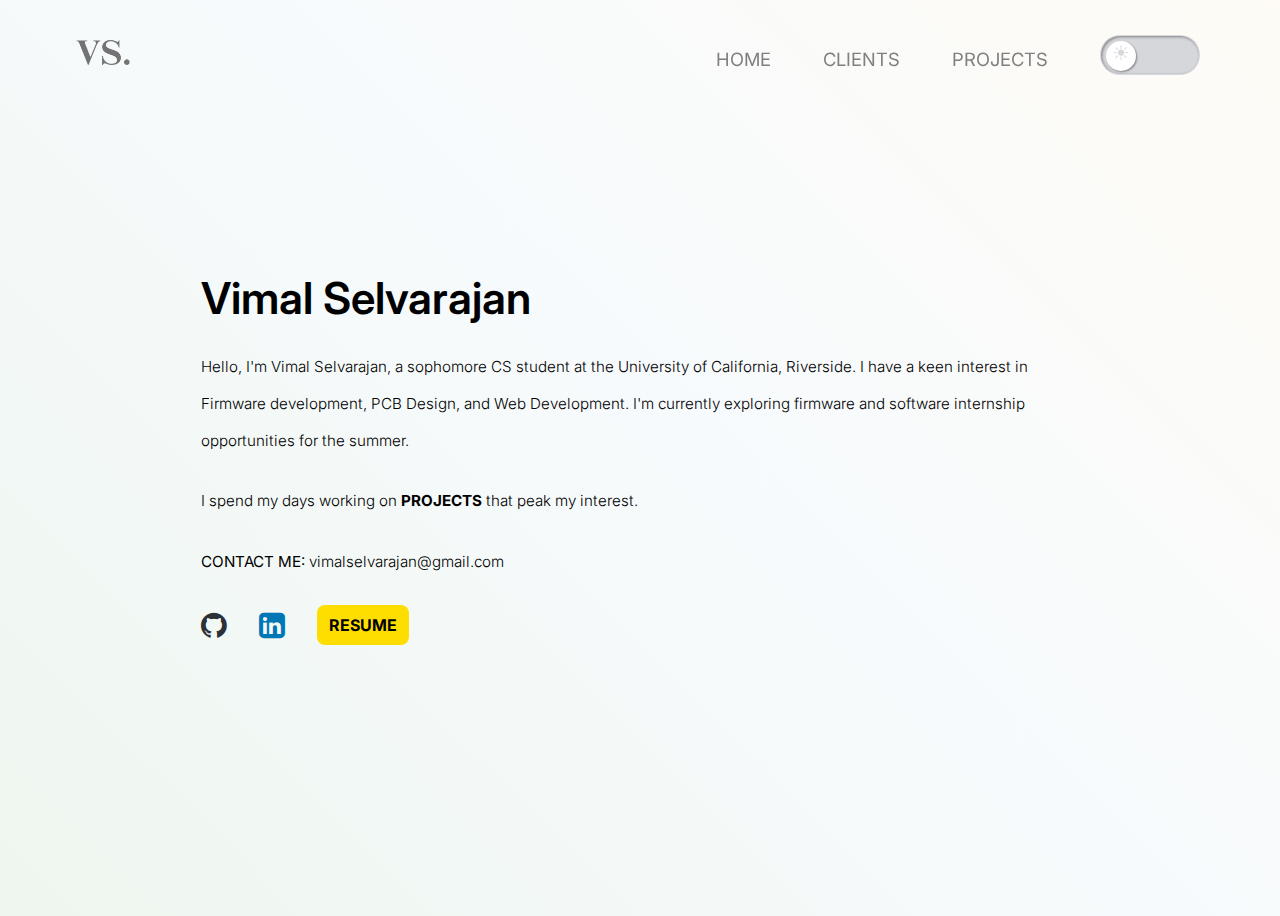
<file: index.html>
<!DOCTYPE html>
<html lang="en">

<head>
    <meta charset="UTF-8">
    <meta http-equiv="X-UA-Compatible" content="IE=edge">
    <meta name="viewport" content="width=device-width, initial-scale=1.0">
    <title>VS Website</title>
    <link rel="stylesheet" href="light-theme.css" id="theme-link">
    <link rel="shortcut icon" type="image/x-icon" href="mini_logo.png">
    <link rel="stylesheet" href="https://cdnjs.cloudflare.com/ajax/libs/font-awesome/4.7.0/css/font-awesome.min.css">
    <script defer src="script.js"></script> 
</head>

<body>

    <div class="nav-container">
        <nav>
            <a href="index.html" class="link-logo-light">
                <img src="vs_logo.png">
            </a>
            <a href="index.html" class="link-logo-dark">
                <img src="vs_logo_dark.png">
            </a>
            <a href="index.html" class="link-logo-mobile">
                <img src="vs_logo.png">
            </a>
            <a href="index.html" class="link-logo-mobile-dark">
                <img src="vs_logo_dark.png">
            </a> 
            <ul class="mobile-nav">
                <li>
                    <div class="menu-icon-container">
                        <div class="menu-icon">
                            <span class="line-1"></span>
                            <span class="line-2"></span>
                            <span class="line-3"></span>
                        </div>
                    </div>
                </li>
            </ul>
            <ul class="desktop-nav">
                <li class="normal-link"><a href="index.html" class="link">HOME</a></li>
                <li class="normal-link"><a href="clients.html" class="link">CLIENTS</a></li>
                <li class="normal-link"><a href="projects.html" class="link">PROJECTS</a></li>
                <li class="nav-mode-btn">
                    <button class="theme-btn">
                        <span></span>
                        <span></span>
                    </button>
                </li>
            </ul>
        </nav>
    </div>

    <div class="main-contatiner">
        <div class="span-1">
            <div class="intro-cont">
                <header>Vimal Selvarajan</header>
                <div class="intro-text">Hello, I'm Vimal Selvarajan, a sophomore CS student at the University of California, Riverside. I have a keen interest in Firmware development, PCB Design, and Web Development. I'm currently exploring firmware and software internship opportunities for the summer.</div>
                <div class="intro-text-other">I spend my days working on <a target="_blank" href="projects.html">PROJECTS</a> that peak my interest. </div>
                <div class="intro-text-other"><b>CONTACT ME:</b> vimalselvarajan@gmail.com</div>
                <div class="icon-row">
                    <div class="light-icons">
                        <a href="https://github.com/vimalselvarajan" target="_blank" class="icons"><i class="fa fa-github" style="font-size: 30px; color: #2b3137;"></i></a>
                    </div>
                    <div class="light-icons">
                        <a href="https://www.linkedin.com/in/vimal-selvarajan" target="_blank" class="icons"><i class="fa fa-linkedin-square" style="font-size: 30px; color: #0077B5;"></i></a>
                    </div>
                    <div class="dark-icons">
                        <a href="https://github.com/vimalselvarajan" target="_blank" class="icons"><i class="fa fa-github" style="font-size: 30px; color: white;"></i></a>
                    </div>
                    <div class="dark-icons">
                        <a href="https://www.linkedin.com/in/vimal-selvarajan" target="_blank" class="icons"><i class="fa fa-linkedin-square" style="font-size: 30px; color: white;"></i></a>
                    </div>
                        <a href="Vimal_Selvarajan_Resume.pdf" target="_blank" class="resume">RESUME</a>
                </div>
            </div>
        </div>
    </div>

</body>
</html>
</file>
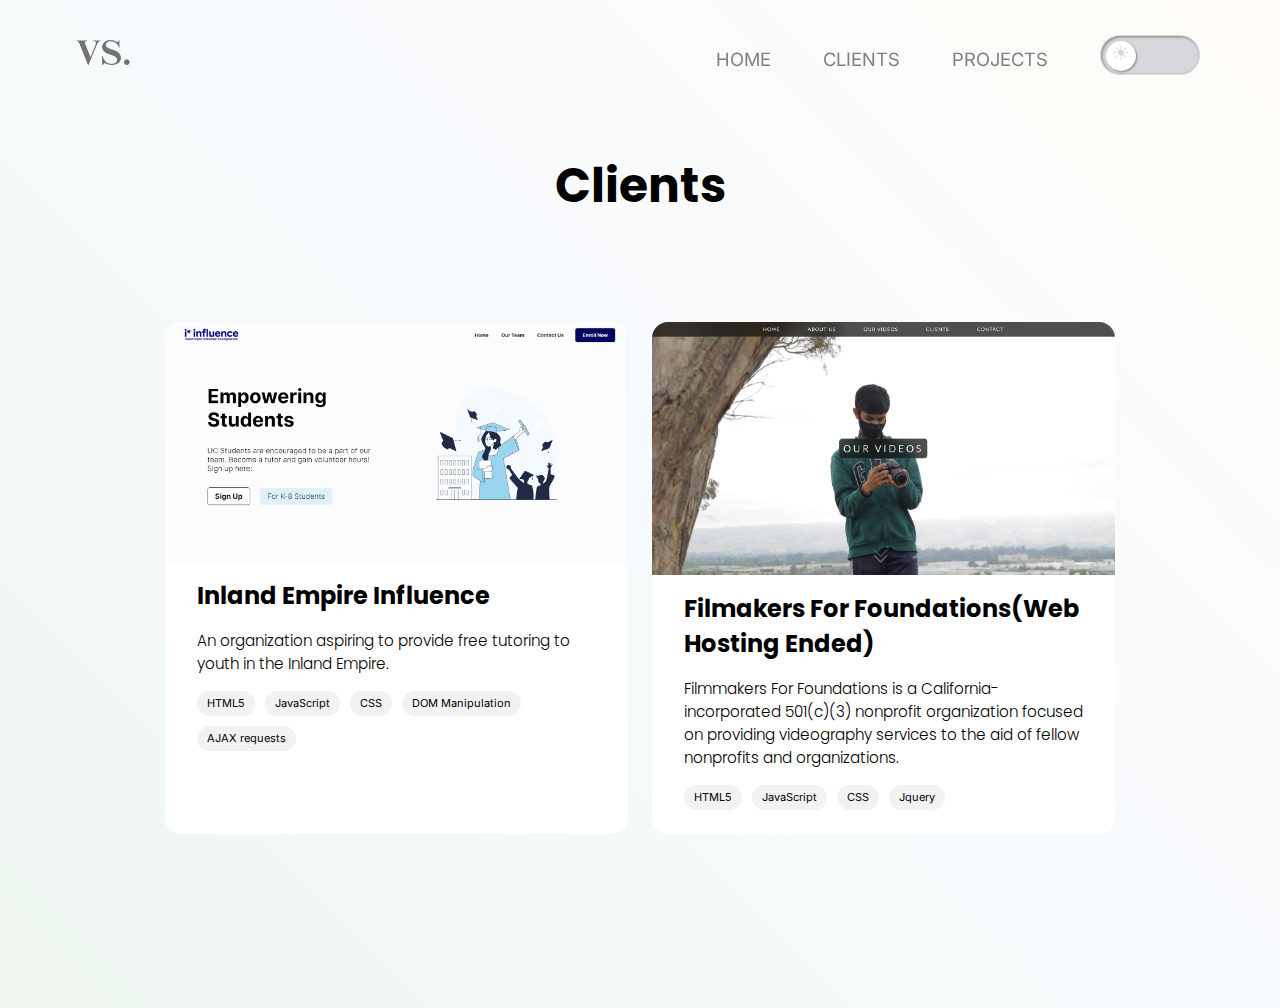
<file: clients.html>
<!DOCTYPE html>

<html lang="en">

<head>
    <meta charset="UTF-8">
    <meta http-equiv="X-UA-Compatible" content="IE=edge">
    <meta name="viewport" content="width=device-width, initial-scale=1.0">

    <title>VS Website</title>

    <link rel="stylesheet" href="light-theme.css" id="theme-link">
    <link rel="shortcut icon" type="image/x-icon" href="mini_logo.png">
    <link rel="stylesheet" href="https://cdnjs.cloudflare.com/ajax/libs/font-awesome/4.7.0/css/font-awesome.min.css">

    <script defer src="script.js"></script> 

</head>

<body>

    <div class="nav-container">
        <nav>
            <a href="index.html" class="link-logo-light">
                <img src="vs_logo.png">
            </a>
            <a href="index.html" class="link-logo-dark">
                <img src="vs_logo_dark.png">
            </a>
            <a href="index.html" class="link-logo-mobile">
                <img src="vs_logo.png">
            </a>
            <ul class="mobile-nav">
                <li>
                    <div class="menu-icon-container">
                        <div class="menu-icon">
                            <span class="line-1"></span>
                            <span class="line-2"></span>
                            <span class="line-3"></span>
                        </div>
                    </div>
                </li>
            </ul>
            <ul class="desktop-nav">
                <li class="normal-link"><a href="index.html" class="link">HOME</a></li>
                <li class="normal-link"><a href="clients.html" class="link">CLIENTS</a></li>
                <li class="normal-link"><a href="projects.html" class="link">PROJECTS</a></li>
                <li class="nav-mode-btn">
                    <button class="theme-btn">
                        <span></span>
                        <span></span>
                    </button>
                </li>
            </ul>
        </nav>
    </div>


    <div class="vh-container"> 
        <div class="clients-header">
            <header>Clients</header>
        </div>
    
        <div class="clients-main">
            <div class="clients-main-span-1" style="grid-area: a;">
                <div class="container">
                    <img src="client-one.png">
                    <a href="https://vimalselvarajan.github.io/ie-influence/" target="_blank">
                        Inland Empire Influence
                    </a>
                    <div class="description">
                        An organization aspiring to provide free tutoring to youth in the Inland Empire.
                    </div>
                    <div class="skils">
                        <div class="pill">HTML5</div>
                        <div class="pill">JavaScript</div>
                        <div class="pill">CSS</div>
                        <div class="pill">DOM Manipulation</div>
                        <div class="pill">AJAX requests</div>
                    </div>
                </div>
            </div>
            <div class="clients-main-span-1" style="grid-area: b;">
                <div class="container">
                    <img src="client-two.png">
                    <a href="http://filmmakersforfoundations.org/" target="_blank">
                        Filmakers For Foundations(Web Hosting Ended)
                    </a>
                    <div class="description">
                        Filmmakers For Foundations is a California-incorporated 501(c)(3) nonprofit organization focused on providing videography services to the aid of fellow nonprofits and organizations. 
                    </div>
                    <div class="skils">
                        <div class="pill">HTML5</div>
                        <div class="pill">JavaScript</div>
                        <div class="pill">CSS</div>
                        <div class="pill">Jquery</div>
                    </div>
                </div>
            </div>
        </div>
    </div>    

</body>
</file>
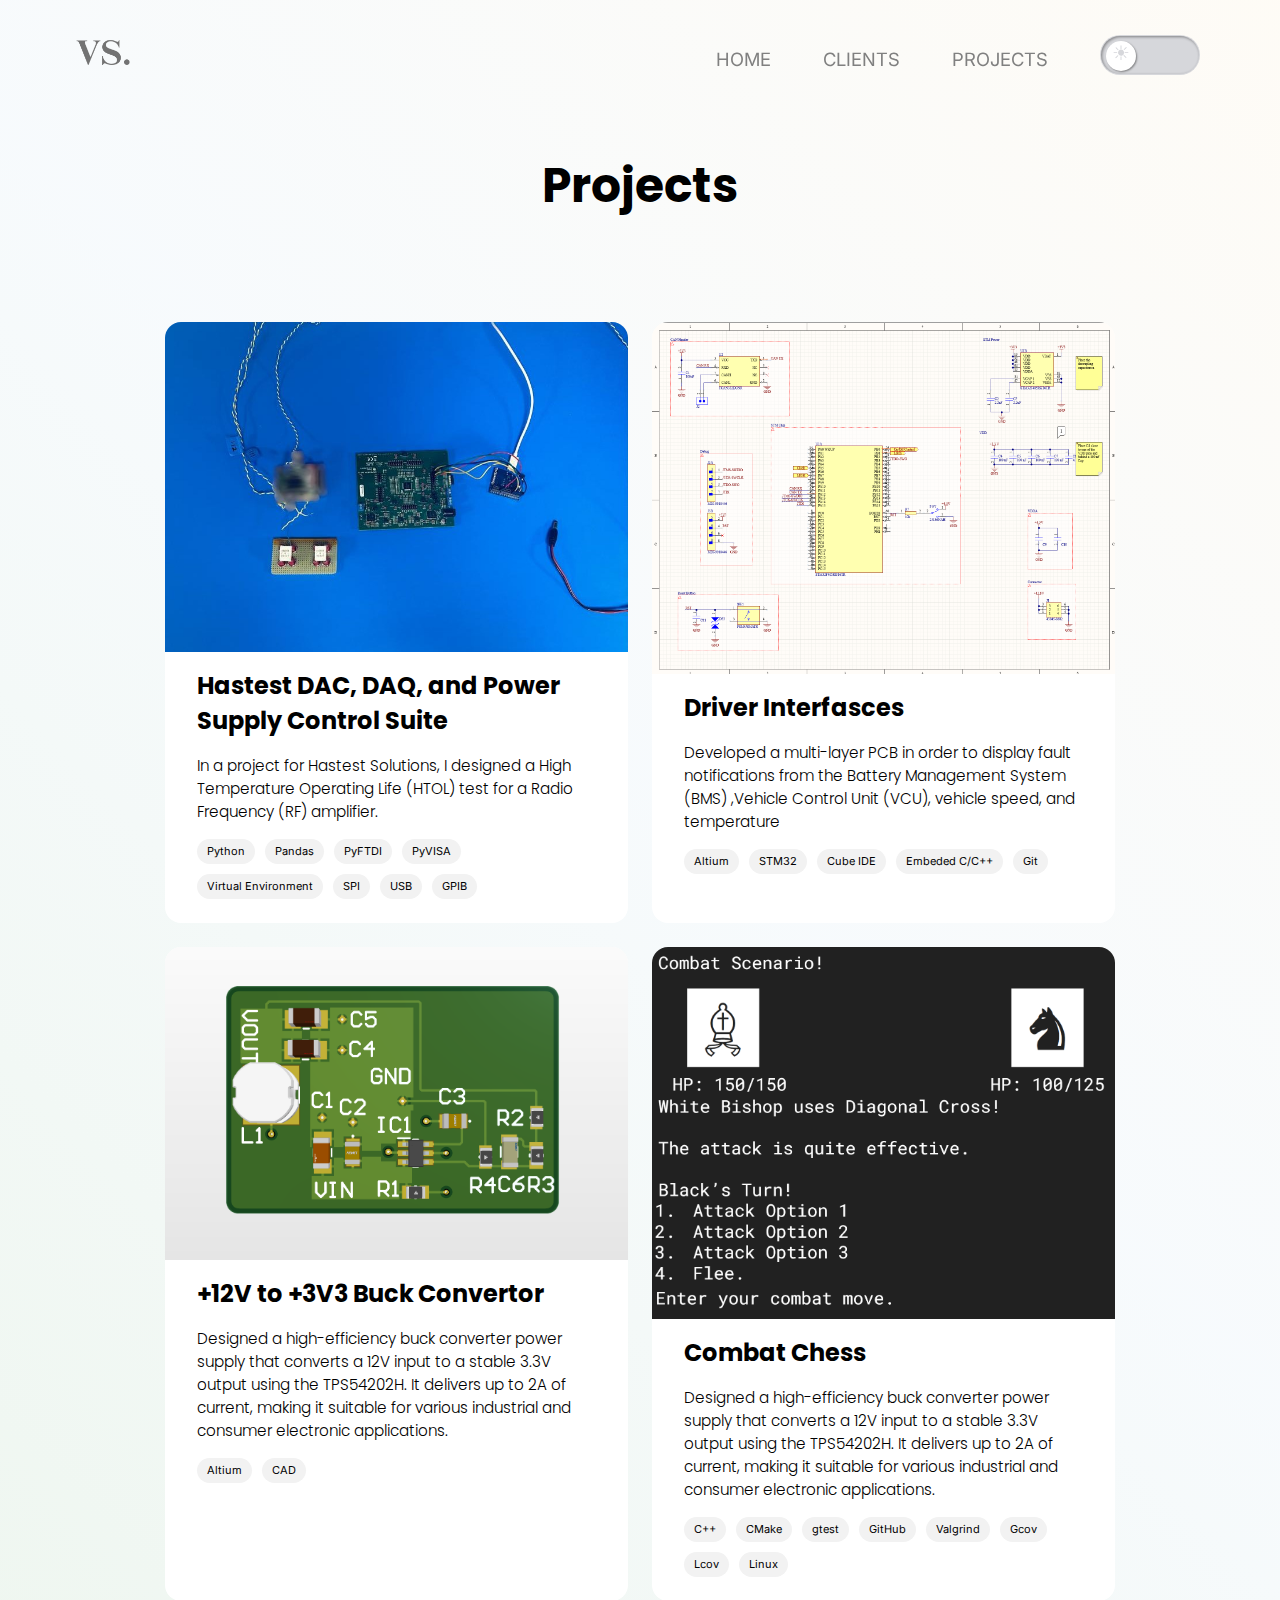
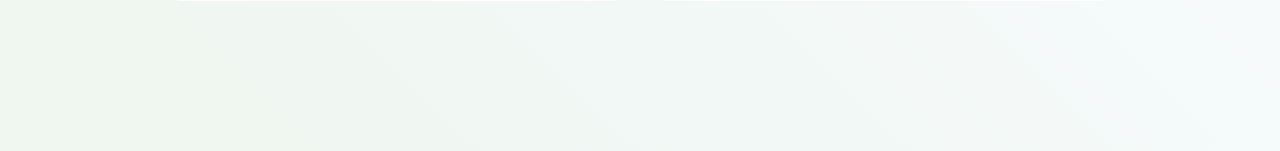
<file: projects.html>
<!DOCTYPE html>

<html lang="en">

<head>
    <meta charset="UTF-8">
    <meta http-equiv="X-UA-Compatible" content="IE=edge">
    <meta name="viewport" content="width=device-width, initial-scale=1.0">

    <title>VS Website</title>

    <link rel="stylesheet" href="light-theme.css" id="theme-link">
    <link rel="shortcut icon" type="image/x-icon" href="mini_logo.png">
    <link rel="stylesheet" href="https://cdnjs.cloudflare.com/ajax/libs/font-awesome/4.7.0/css/font-awesome.min.css">

    <script defer src="script.js"></script> 

</head>

<body>

    <div class="nav-container">
        <nav>
            <a href="index.html" class="link-logo-light">
                <img src="vs_logo.png">
            </a>
            <a href="index.html" class="link-logo-dark">
                <img src="vs_logo_dark.png">
            </a>
            <a href="index.html" class="link-logo-mobile">
                <img src="vs_logo.png">
            </a>
            <ul class="mobile-nav">
                <li>
                    <div class="menu-icon-container">
                        <div class="menu-icon">
                            <span class="line-1"></span>
                            <span class="line-2"></span>
                            <span class="line-3"></span>
                        </div>
                    </div>
                </li>
            </ul>
            <ul class="desktop-nav">
                <li class="normal-link"><a href="index.html" class="link">HOME</a></li>
                <li class="normal-link"><a href="clients.html" class="link">CLIENTS</a></li>
                <li class="normal-link"><a href="projects.html" class="link">PROJECTS</a></li>
                <li class="nav-mode-btn">
                    <button class="theme-btn">
                        <span></span>
                        <span></span>
                    </button>
                </li>
            </ul>
        </nav>
    </div>

    <div class="vh-container"> 
        <div class="clients-header">
            <header>Projects</header>
        </div>
    
        <div class="clients-main">
            <div class="clients-main-span-1" style="grid-area: a;">
                <div class="container">
                    <img src="hastest_project.jpg">
                    <a href="https://github.com/vimalselvarajan/Hastest-SPI-DAC-and-Power-Control" target="_blank">
                        Hastest DAC, DAQ, and Power Supply Control Suite
                    </a>
                    <div class="description">
                        In a project for Hastest Solutions, I designed a High Temperature Operating Life (HTOL) test for a Radio Frequency (RF) amplifier.
                    </div>
                    <div class="skils">
                        <div class="pill">Python</div>
                        <div class="pill">Pandas</div>
                        <div class="pill">PyFTDI</div>
                        <div class="pill">PyVISA</div>
                        <div class="pill">Virtual Environment</div>
                        <div class="pill">SPI</div>
                        <div class="pill">USB</div>
                        <div class="pill">GPIB</div>
                    </div>
                </div>
            </div>
            <div class="clients-main-span-1" style="grid-area: b;">
                <div class="container">
                    <img src="ergo.png">
                    <a href="https://github.com/vimalselvarajan/24E-Dashboard-Gen-one" target="_blank">
                        Driver Interfasces
                    </a>
                    <div class="description">
                        Developed a multi-layer PCB in order to display fault notifications from the Battery Management System (BMS) ,Vehicle Control Unit (VCU), vehicle speed, and temperature
                    </div>
                    <div class="skils">
                        <div class="pill">Altium</div>
                        <div class="pill">STM32</div>
                        <div class="pill">Cube IDE</div>
                        <div class="pill">Embeded C/C++</div>
                        <div class="pill">Git</div>
                    </div>
                </div>
            </div>
            <div class="clients-main-span-1" style="grid-area: c;">
                <div class="container">
                    <img src="power_supply.png">
                    <a href="https://github.com/vimalselvarajan/-12V-to-3V3-Buck-Convertor">
                        +12V to +3V3 Buck Convertor
                    </a>
                    <div class="description">
                        Designed a high-efficiency buck converter power supply that converts a 12V input to a stable 3.3V output using the TPS54202H. It delivers up to 2A of current, making it suitable for various industrial and consumer electronic applications.
                    </div>
                    <div class="skils">
                        <div class="pill">Altium</div>
                        <div class="pill">CAD</div>
                    </div>
                </div>
            </div>
            <div class="clients-main-span-1" style="grid-area: d;">
                <div class="container">
                    <img src="combat_chess.png">
                    <a href="https://github.com/vimalselvarajan/Combat-Chess">
                        Combat Chess
                    </a>
                    <div class="description">
                        Designed a high-efficiency buck converter power supply that converts a 12V input to a stable 3.3V output using the TPS54202H. It delivers up to 2A of current, making it suitable for various industrial and consumer electronic applications.
                    </div>
                    <div class="skils">
                        <div class="pill">C++</div>
                        <div class="pill">CMake</div>
                        <div class="pill">gtest</div>
                        <div class="pill">GitHub</div>
                        <div class="pill">Valgrind</div>
                        <div class="pill">Gcov</div>
                        <div class="pill">Lcov</div>
                        <div class="pill">Linux</div>
                    </div>
                </div>
            </div>
            <!-- <div class="clients-main-span-1" style="grid-area: d;">
                <div class="container">
                    <img src="air-hockey.png">
                    <a href="">
                        Air Hockey
                    </a>
                    <div class="description">
                        A simple Air Hockey game I made in highschool, with a focus on creating a CPU with an ajustable difficulty. 
                    </div>
                    <div class="skils">
                        <div class="pill">HTML5</div>
                        <div class="pill">JavaScript</div>
                        <div class="pill">CSS</div>
                        <div class="pill">Canvas API</div>
                    </div>
                </div>
            </div> -->
        </div>
    </div>    

</body>
</file>
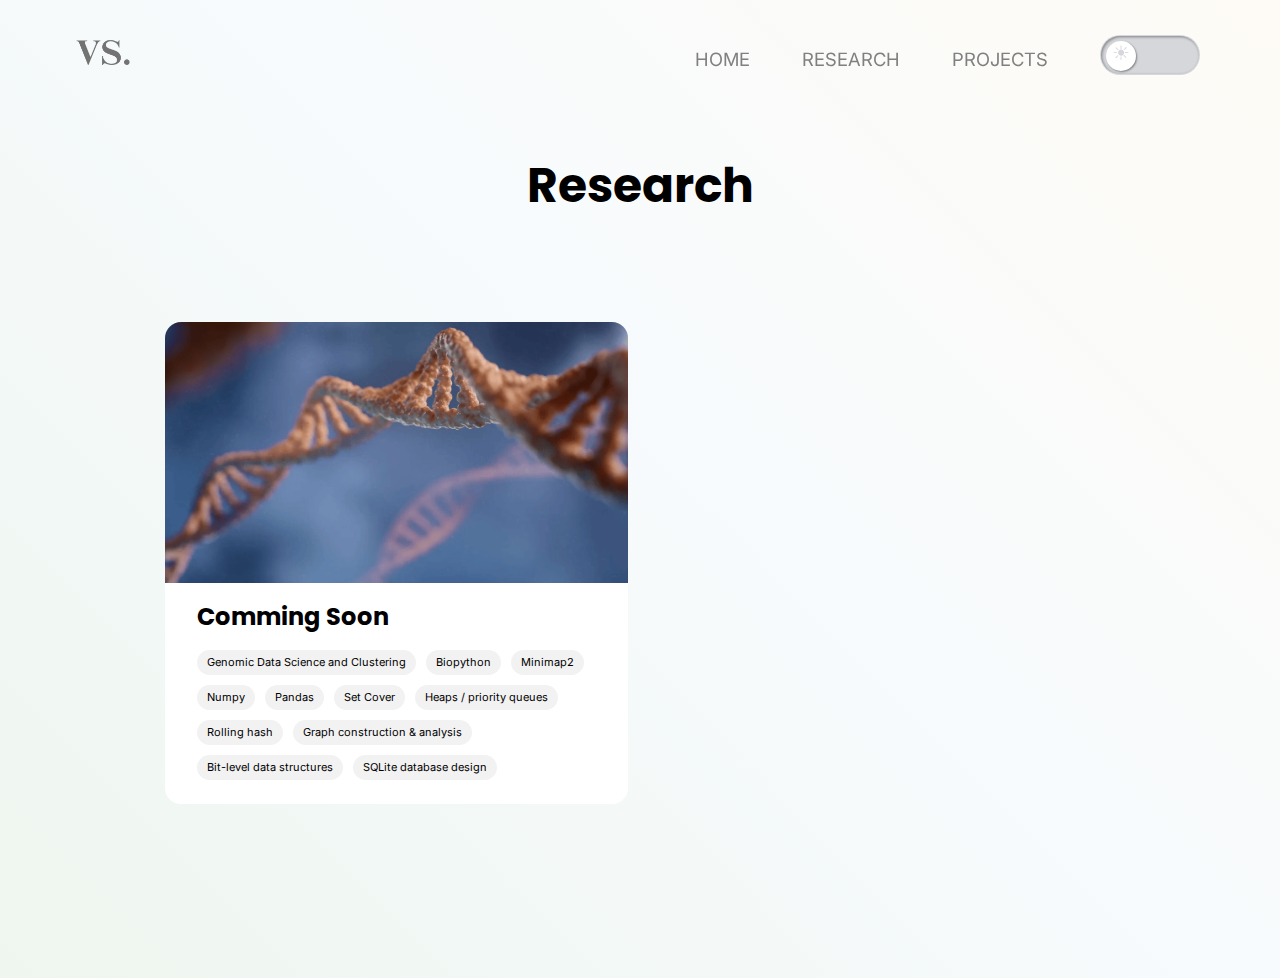
<file: research.html>
<!DOCTYPE html>

<html lang="en">

<head>
    <meta charset="UTF-8">
    <meta http-equiv="X-UA-Compatible" content="IE=edge">
    <meta name="viewport" content="width=device-width, initial-scale=1.0">

    <title>VS Website</title>

    <link rel="stylesheet" href="light-theme.css" id="theme-link">
    <link rel="shortcut icon" type="image/x-icon" href="mini_logo.png">
    <link rel="stylesheet" href="https://cdnjs.cloudflare.com/ajax/libs/font-awesome/4.7.0/css/font-awesome.min.css">

    <script defer src="script.js"></script> 

</head>

<body>

    <div class="nav-container">
        <nav>
            <a href="index.html" class="link-logo-light">
                <img src="vs_logo.png">
            </a>
            <a href="index.html" class="link-logo-dark">
                <img src="vs_logo_dark.png">
            </a>
            <a href="index.html" class="link-logo-mobile">
                <img src="vs_logo.png">
            </a>
            <ul class="mobile-nav">
                <li>
                    <div class="menu-icon-container">
                        <div class="menu-icon">
                            <span class="line-1"></span>
                            <span class="line-2"></span>
                            <span class="line-3"></span>
                        </div>
                    </div>
                </li>
            </ul>
            <ul class="desktop-nav">
                <li class="normal-link"><a href="index.html" class="link">HOME</a></li>
                <li class="normal-link"><a href="research.html" class="link">RESEARCH</a></li>
                <li class="normal-link"><a href="projects.html" class="link">PROJECTS</a></li>
                <li class="nav-mode-btn">
                    <button class="theme-btn">
                        <span></span>
                        <span></span>
                    </button>
                </li>
            </ul>
        </nav>
    </div>


    <div class="vh-container"> 
        <div class="clients-header">
            <header>Research</header>
        </div>
    
        <div class="clients-main">
            <div class="clients-main-span-1" style="grid-area: a;">
                <div class="container">
                    <img src="genome.png">
                    <a href="#">
                        Comming Soon
                    </a>
                    <div class="skils">
                        <div class="pill">Genomic Data Science and Clustering</div>
                        <div class="pill">Biopython</div>
                        <div class="pill">Minimap2</div>

                        <div class="pill">Numpy</div>
                        <div class="pill">Pandas</div>

                        <div class="pill">Set Cover</div>
                        <div class="pill">Heaps / priority queues</div>
                        <div class="pill">Rolling hash</div>
                        <div class="pill">Graph construction & analysis</div>
                        <div class="pill">Bit-level data structures</div>

                        <div class="pill">SQLite database design</div>
                    </div>
                </div>
            </div>
        </div>
    </div>    

</body>
</file>
<file: light-theme.css>
@import url('https://fonts.googleapis.com/css2?family=Inter:wght@300;400;700&family=Source+Sans+3&display=swap');
@import url('https://fonts.googleapis.com/css2?family=Lato:wght@700&family=Poppins:ital,wght@0,100;0,200;0,300;0,400;0,500;0,600;0,700;0,800;0,900;1,100;1,200;1,300;1,400;1,500;1,600;1,700;1,800;1,900&display=swap');

/* BASIC SETUP */

*,
*::after
*::before {
    margin: 0;
    padding: 0;
    box-sizing: border-box;
}

.html {
    scroll-behavior: smooth;
}

body {
    font-family: "Inter", sans-serif;
    height: 100%;
    background: hsla(40, 82%, 98%, 1);
    background: linear-gradient(225deg, hsla(40, 82%, 98%, 1) 0%, hsla(204, 56%, 98%, 1) 46%, hsla(127, 31%, 95%, 1) 100%);
    background: -moz-linear-gradient(225deg, hsla(40, 82%, 98%, 1) 0%, hsla(204, 56%, 98%, 1) 46%, hsla(127, 31%, 95%, 1) 100%);
    background: -webkit-linear-gradient(225deg, hsla(40, 82%, 98%, 1) 0%, hsla(204, 56%, 98%, 1) 46%, hsla(127, 31%, 95%, 1) 100%);
    filter: progid: DXImageTransform.Microsoft.gradient( startColorstr="#FEFBF5", endColorstr="#F8FBFD", GradientType=1 );
}

/* BASIC SETUP */

/* NAV BAR SETUP */

.nav-container {
    z-index: 100;
    position: fixed;
    transition: background-color 0.4s ease-in-out;
    left: 0;
    top: 0;
    right: 0;
}

.nav-container.scrolled {
    background-color: white;
    border-bottom: 1px solid black;
}

.nav-container nav {
    max-width: 1140px;
    margin: 0 auto;
    padding: 25px 36px;
    height: 100%;
    display: flex;
}

nav .desktop-nav {
    justify-content: space-between;
    align-items: center;
    list-style: none;
    margin: 0;
    padding: 0;
    display: flex;
    gap: 2rem;
}

nav .desktop-nav li{
    line-height: 32px;
}

nav .desktop-nav .normal-link{
    padding: 5px 10px;
    border-radius: 8px;
    transition: color .3s, background-color .3s,border .3s;
}

nav .desktop-nav .normal-link:hover{
    background-color: #f0f0f0;
    cursor: pointer;
}

nav .desktop-nav .nav-mode-btn{
    padding: 5px 10px;
    border-radius: 8px;
    transition: color .3s, background-color .3s,border .3s;
}

nav .desktop-nav li .link {
    color: grey;
    text-decoration: none;
    font-size: 1.15rem;
    font-weight: 400;
    letter-spacing: normal;
    text-decoration: none; 
}

.link-logo-light {
  display: block;
  margin-right: auto;
}

.link-logo-dark {
    display: none;
    margin-right: auto;
  }

.link-logo-light img {
    height: 64px;
}

.mobile-nav {
    display: none;
}

.enroll-btn {
    padding: 13px 24px;
    border-radius: 8px;
    border: 1px solid #d3d3d3;
    color: grey;
    text-decoration: none;
    font-size: 1.15rem;
    font-weight: 400;
    transition: color .3s, background-color .3s,border .3s;
    text-decoration: none;
}

.enroll-btn:hover {
    background-color: #f0f0f0;
}

.link-logo-mobile {
    display: none;
    margin-right: auto;
}

.link-logo-mobile img {
    height: 64px;
}

.link-logo-mobile-dark {
    display: none;
    margin-right: auto;
}

.link-logo-mobile-dark img {
    height: 64px;
}

/* NAV BAR SETUP */

/* MAIN SETUP */

.main-contatiner {
    display: grid;
    max-width: 950px;
    margin: 0 auto;
    grid-template-columns: repeat(1, 1fr);
    height: 100vh;
    padding-left: 0;
    padding-right: 0;
}

.main-contatiner .dark-mode-btn{
    align-items: center;
    display: grid;
    grid-column: span 1;
    gap: 2rem;
}

.main-contatiner .span-1 {
    align-items: center;
    display: grid;
    grid-column: span 1;
    padding: 0 2.25rem;
    gap: 2rem;
}

.span-1 header{
    font-size: 2.75rem;
    font-weight: 600;
    display: flex;
}

.intro-cont {
    display: flex;
    gap: 1.5rem;
    flex-direction: column;
}

.intro-text {
    font-size: 0.95rem;
    line-height: 2.3rem;
    font-weight: 300;
    display: flex;
}

.intro-text-other {
    font-size: 0.95rem;
    line-height: 2.3rem;
    font-weight: 300;
}

.intro-text-other a{
    text-decoration: none;
    font-weight: 700;
    letter-spacing: normal;
    cursor: pointer;
    color: black;
}

.intro-text-other a:hover{
    color: #0047AB;
    text-decoration: underline;
}

.icon-row {
    display: flex;
    flex-direction: row;
    gap: 2rem;
}

.icon-row .icons {
    padding: 5px 0px;
}

.icon-row .light-icons {
    display: flex;
}

.icon-row .dark-icons {
    display: none;
}

.icon-row .resume{
    text-decoration: none;
    font-weight: 700;
    letter-spacing: normal;
    cursor: pointer;
    color: black;
    font-size: 1rem;
    line-height: 40px;
    padding: 0px 12px;
    border-radius: 8px;
    background-color: #FEDE00;
    transition: color .3s, background-color .3s, border .3s;
}

.icon-row .resume:hover{
    background-color: #f0f0f0;
}

.vh-container {
    height: 100%;
    margin: 150px 0px;
}

/* Style for the btn-toggle button */
.theme-btn {
    background: 0;
    border: 0;
    box-sizing: border-box;
    cursor: pointer;
    height: 40px;
    width: 100px;
    position: relative;
    border: 1px solid rgba(255, 255, 255, 0);
    margin: 0;
}

.theme-btn:focus {
    outline: none; /* Not ideal for accessibility */
}

.theme-btn:nth-child(1) {
    top: 0;
    left: 0;
    width: 100px;
    height: 40px;
    border-radius: 20px;
    background-color: #d6d7db;
    box-shadow: inset 1px 1px 3px 0 rgb(0 0 0 / 40%);
    transition: 0.3s;
}

.theme-btn span:nth-child(2) {
    position: absolute;
    top: 5px;
    left: 5px;
    width: 30px;
    height: 30px;
    background-color: #fff;
    border-radius: 50%;
    box-shadow: 1px 1px 2px 0 rgb(0 0 0 / 40%);
    transition: 0.3s;
}

.theme-btn span:nth-child(2)::before {
    content: '\2600'; /* Font Awesome sun icon */
    color: #d6d7db;
    font-size: 20px;
}

/* MAIN SETUP */

/* CLIENTS SETUP */

.clients-header {
    display: grid;
    gap: 3.5rem;
}

.clients-header header {
    width: 100%;
    text-align: center;
    display: grid;
    font-size: 2.95rem;
    margin-bottom: 100px;
    font-family: "Poppins", sans-serif;
    font-weight: 700;
}

.clients-main {
    display: grid;
    max-width: 950px;
    margin: 0 auto;
    grid-template-columns: repeat(2, 1fr);
    gap: 1.5rem;
    grid-template-areas: "a b" "c d";
    padding-left: 0;
    padding-right: 0;
}

.clients-main-span-1 {
    display: grid;
    gap: 4rem;
    border-radius: 16px;
    background-color: white;
}

.clients-main-span-1 .container {
    display: flex;
    flex-direction: column;
    gap: 1rem;
    margin-bottom: 1.5rem;
}

.clients-main-span-1 .container img{
    width: 100%;
    border-radius: 16px 16px 0px 0px;
}

.clients-main-span-1 .container a {
    font-family: "Poppins", sans-serif;
    font-weight: 700;
    font-size: 1.5rem;
    margin: 0px 32px;
    text-decoration: none;
    color: black;
    transition: color .3s, background-color .3s, border .3s;
}

.clients-main-span-1 .container a:hover {
    color: #0047AB;
    text-decoration: underline;
}

.clients-main-span-1 .container .description{
    font-family: "Poppins", sans-serif;
    font-weight: 300;
    font-size: 0.95rem;
    margin: 0px 32px;
}

.clients-main-span-1 .container .skils{
    display: flex;
    flex-wrap: wrap;
    flex-direction: row;
    margin: 0px 32px;
    gap: 10px;
}

.clients-main-span-1 .container .skils .pill{
    background-color: #F2F2F2;
    font-size: 0.688rem;
    line-height: 1.063rem;
    border-radius: 3.125rem;
    padding: 4px 10px;
}

/* CLIENTS SETUP */

@media (max-width: 825px) {

    .nav-container .desktop-nav {
        flex-direction: column;
        position: fixed;
        top: 118px;
        left: 0;
        width: 100%;
        height: 0vh;
        background-color: white;
        justify-content: start;
        overflow: hidden;
        z-index: -1;
        transition: all 1000ms ease;
        align-items: normal;
        gap: 10px;
    }

    .nav-container.active .desktop-nav {
        padding: 10px 0px;
        height: 100vh;
    }

    nav .desktop-nav .normal-link:hover{
        cursor: pointer;
        background-color: transparent;
    }

    .nav-container .desktop-nav li {
        line-height: 48px;
        padding: 0px 52px;
    }

    nav .mobile-nav {
        list-style: none;
        padding: 0;
        margin: 0;
    }

    .nav-container .desktop-nav .normal-link a {
        display: inline-block;
        border-bottom: 1px solid #616161;
        width: 100%;
        font-size: var(--font-size-s);
        transform: translateY(-80px);
        opacity: 0;
        transition: all 700ms ease;
    }

    .nav-container.active .desktop-nav li a {
        transform: translateY(0);
        opacity: 1;
    }

    nav .mobile-nav {
        display: flex;
        justify-content: space-between;
        list-style: none;
    }

    nav .menu-icon-container {
        width: 20px;
        height: 44px;
        display: flex;
        align-items: center;
        cursor: pointer;
        padding: 12px 0px;
    }

    nav .menu-icon {
        position: relative;
        width: 100%;
    }

    nav .menu-icon .line-1,
    nav .menu-icon .line-2 {
        position: absolute;
        height: 1px;
        width: 100%;
        background: black;
        transition-property: transform, top;
        transition-delay: 0ms, 160ms;
        transition-duration: 200ms;
    }

    nav .menu-icon .line-3 {
        position: absolute;
        height: 1px;
        width: 100%;
        background: black;
        transition-property: transform, top;
        transition-delay: 0ms, 160ms;
        transition-duration: 200ms;
    }

    nav .menu-icon .line-1 {
        top: -4px;
    }

    nav .menu-icon .line-2 {
        top: 2px;
    }

    nav .menu-icon .line-3 {
        top: 8px;
    }

    .nav-container.active nav .menu-icon-container .menu-icon .line-1 {
        top: 0;
        transform: rotateZ(45deg);
        transition-property: top, transform;
        transition-delay: 0ms, 160ms;
        transition-duration: 200ms;
    }

    .nav-container.active nav .menu-icon-container .menu-icon .line-2 {
        top: 0;
        transform: rotateZ(-45deg);
        transition-property: top, transform;
        transition-delay: 0ms, 160ms;
        transition-duration: 200ms;
    }

    .nav-container.active nav .menu-icon-container .menu-icon .line-3 {
        display: none;
    }

    .link-logo-mobile-light {
        display: block;
    }

    .link-logo-mobile-dark {
        display: none;
    }

    .link-logo {
        display: none;
    }
}

@media (max-width: 500px) {
    .main-contatiner {
        margin-top: 118px;
        height: 100%;
        padding-bottom: 75px;
    }
    
    .clients-main {
        grid-template-areas: "a a" "b b" "c c" "d d";
        padding: 0px 30px;
        padding-bottom: 75px;
    }

    .clients-header header {
        margin-bottom: 75px;
    }
}

/* NAV BAR SETUP */
</file>
